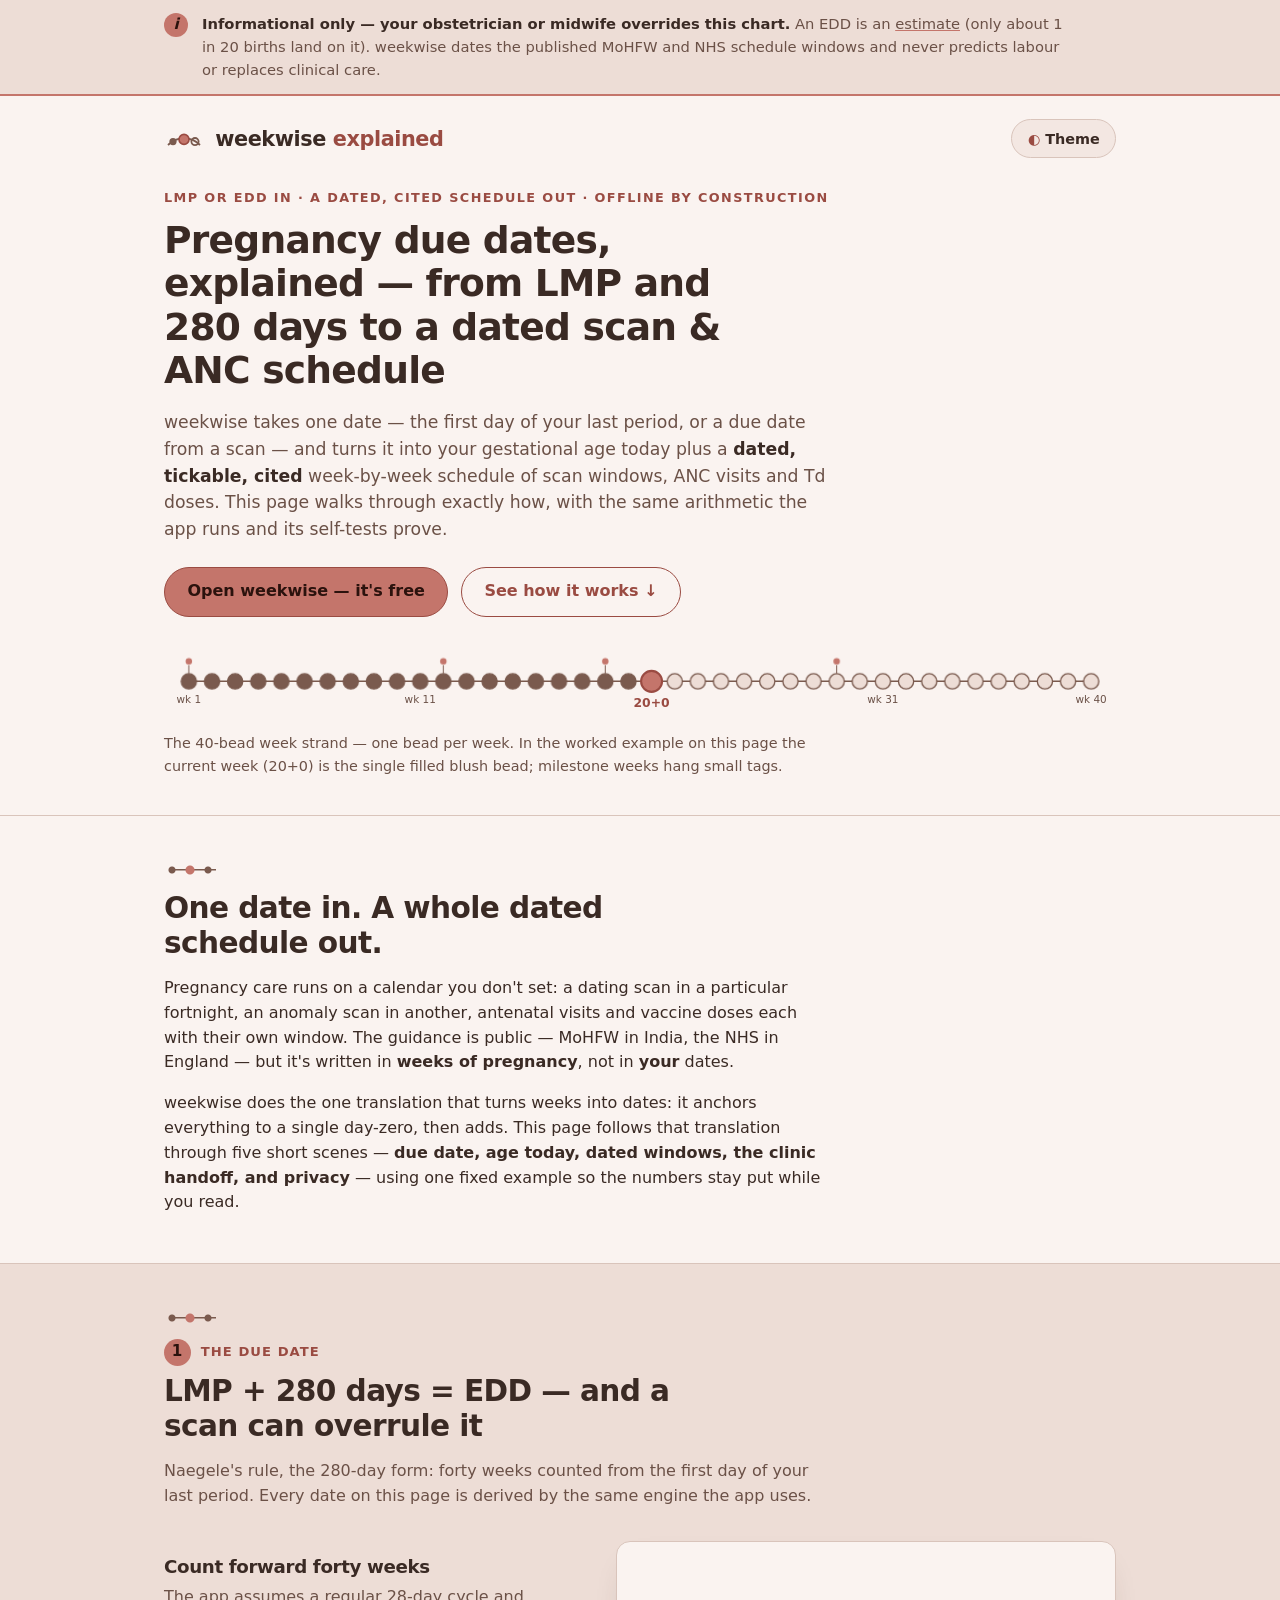
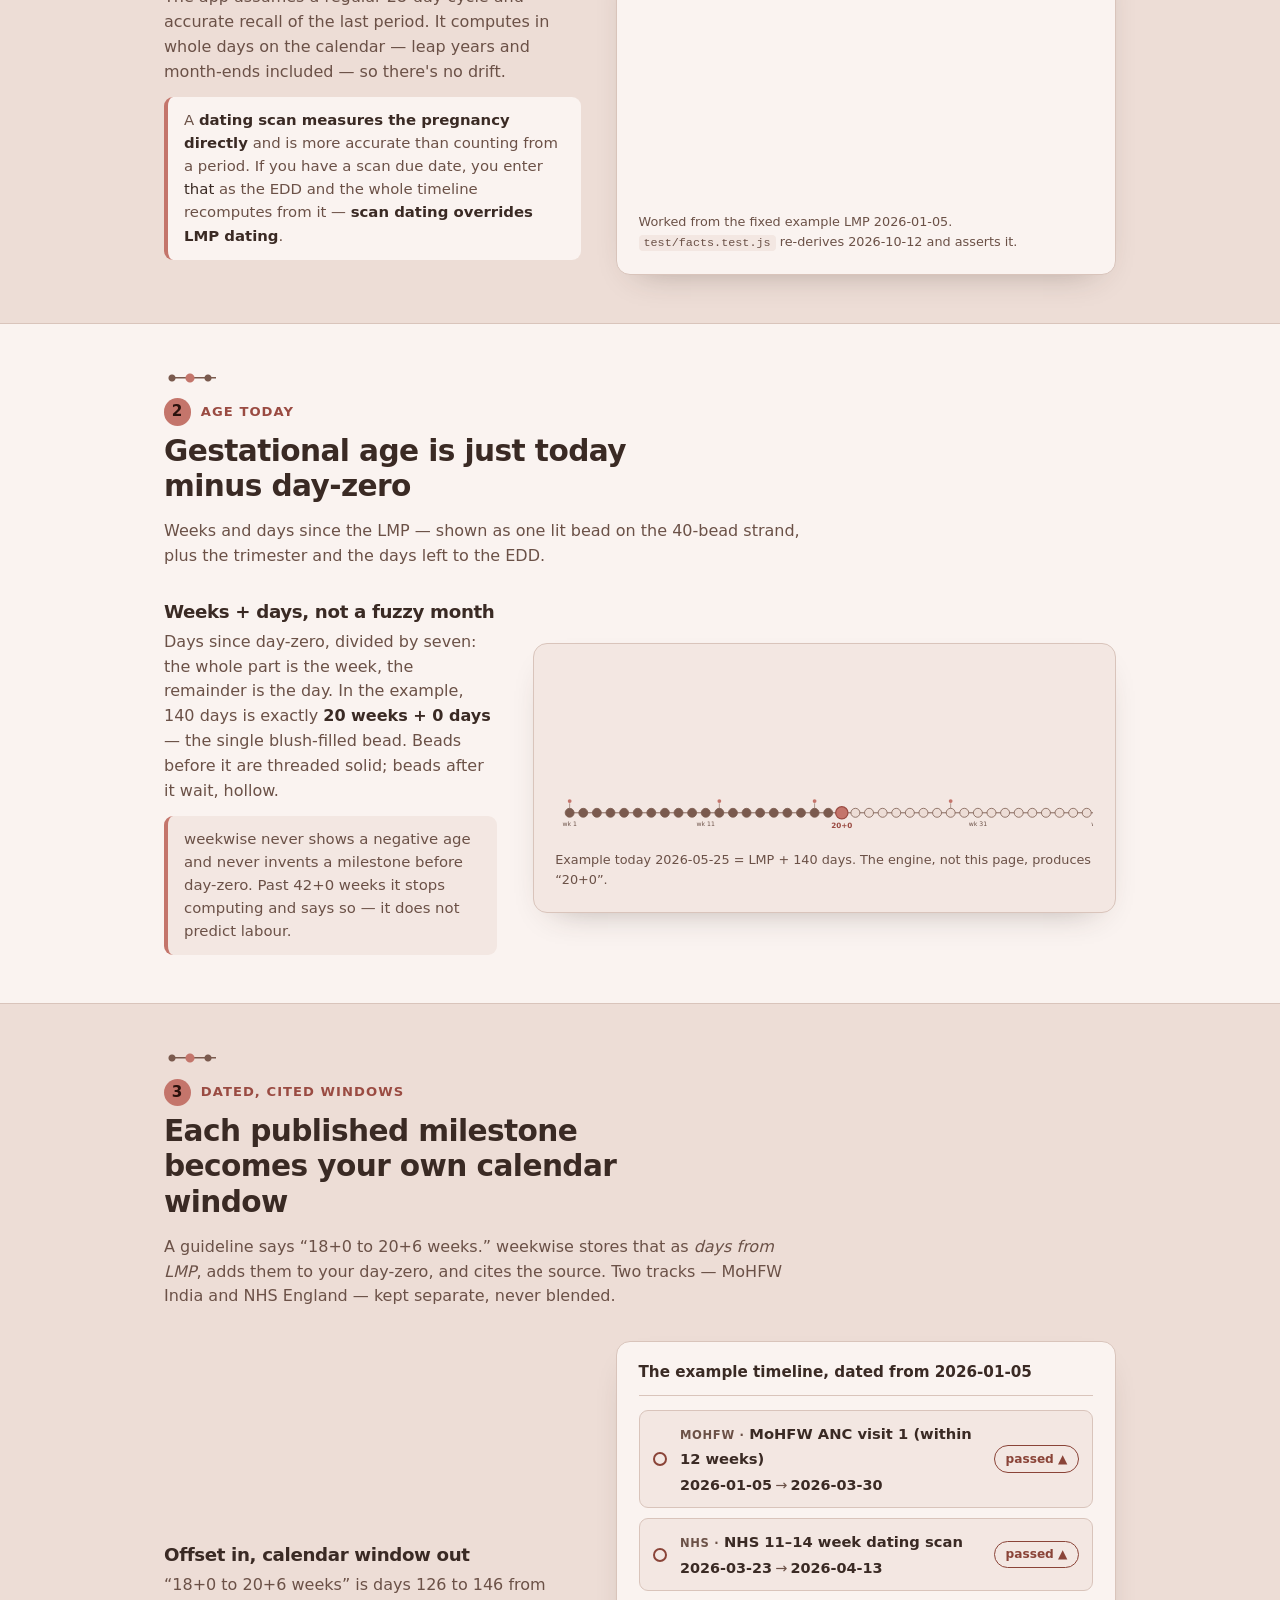
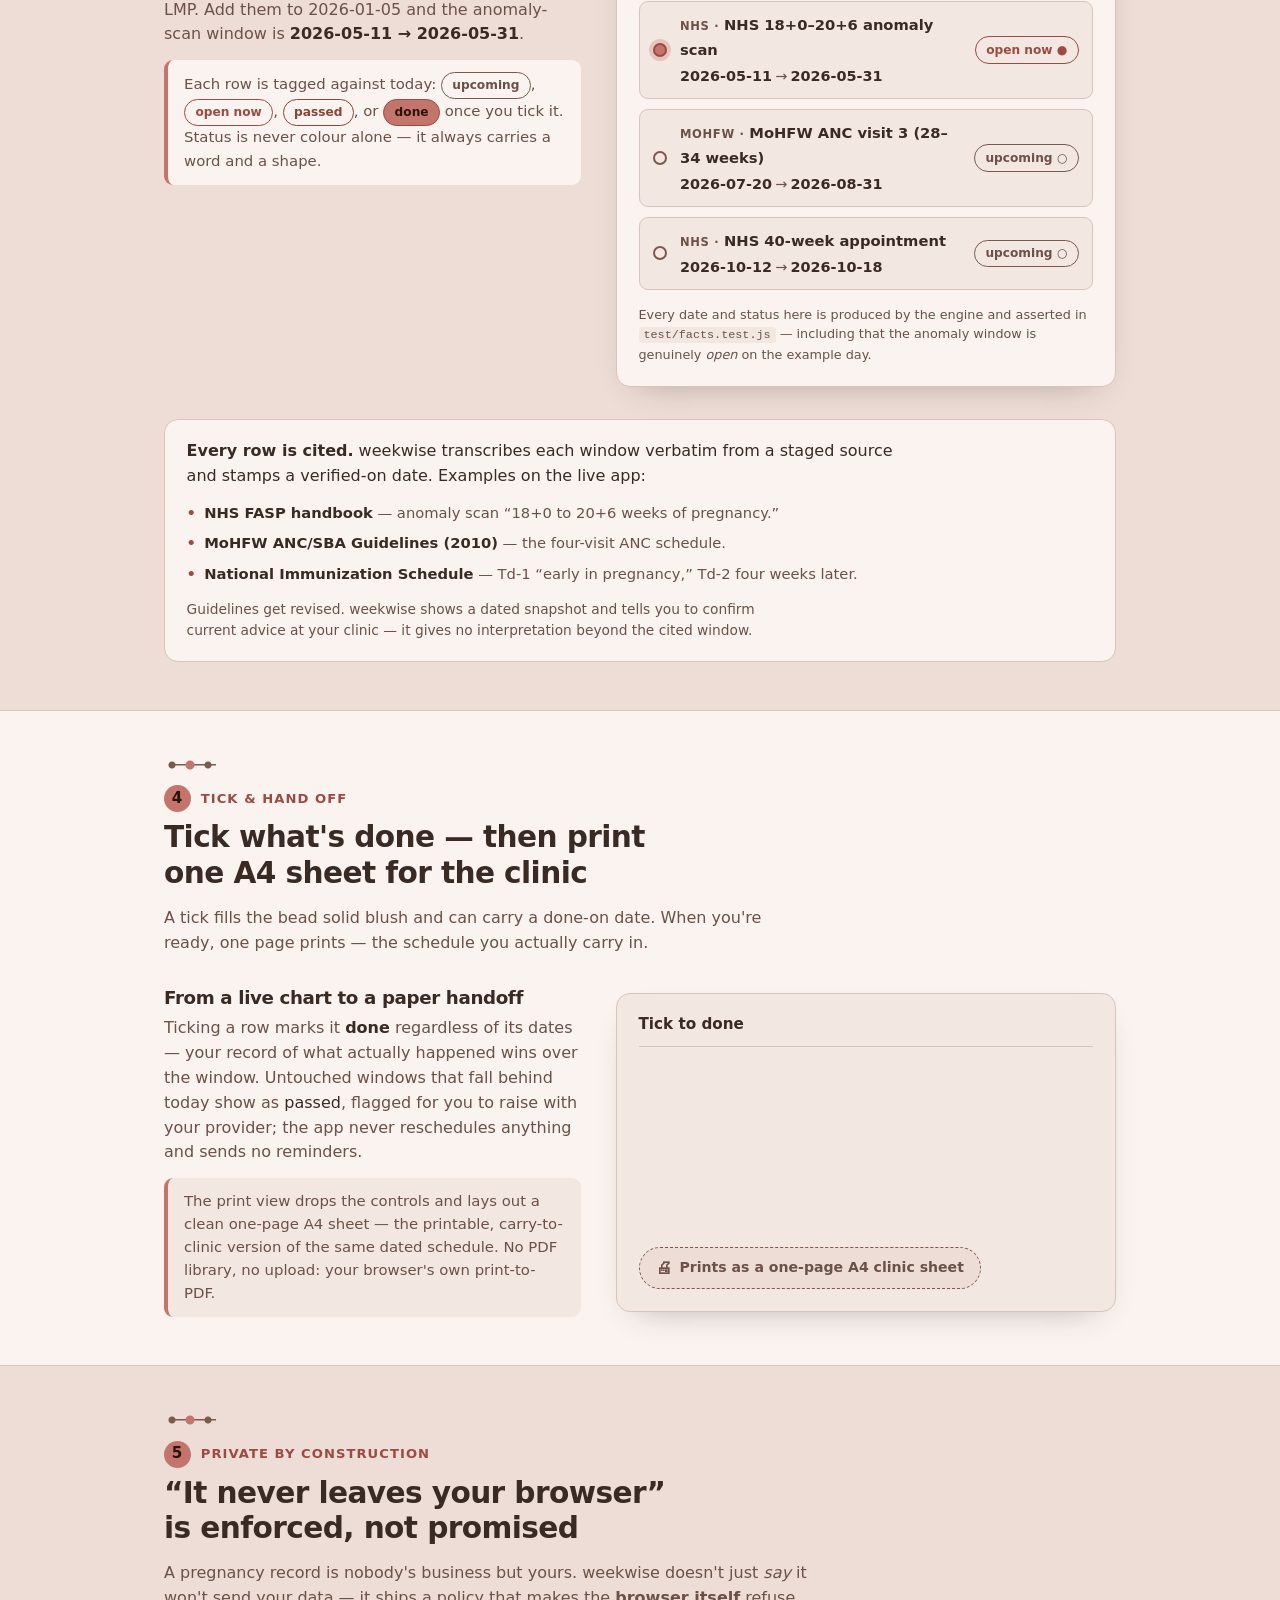
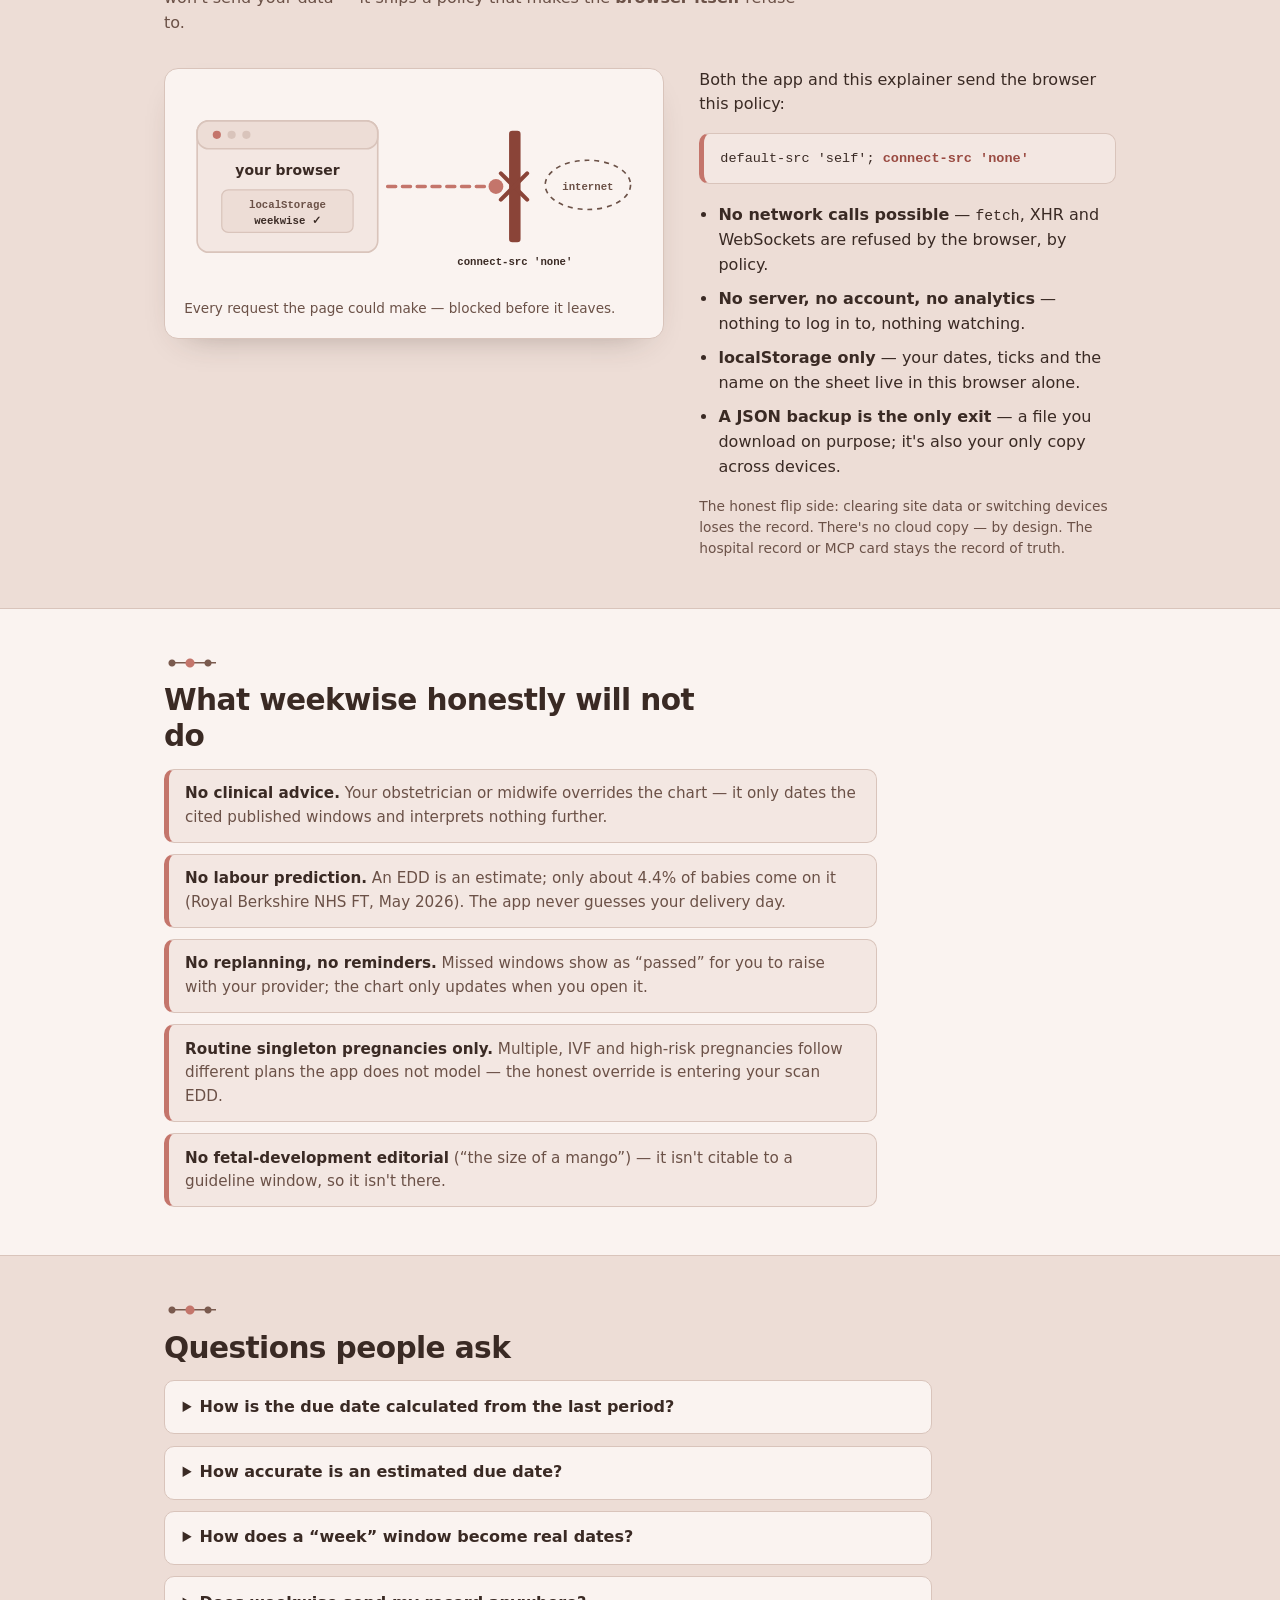
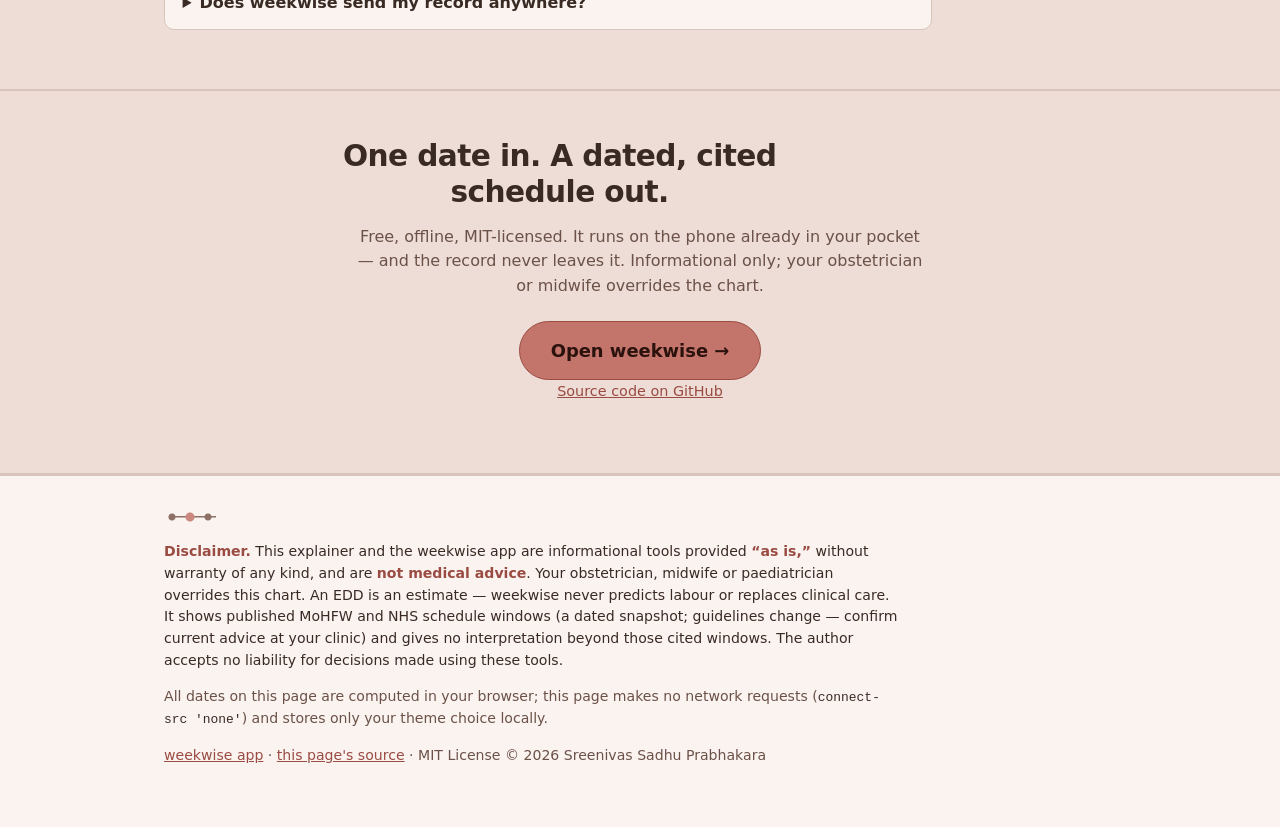
<file: index.html>
<!doctype html>
<html lang="en">
<head>
  <meta charset="utf-8">
  <meta name="viewport" content="width=device-width, initial-scale=1">
  <meta http-equiv="Content-Security-Policy" content="default-src 'self'; connect-src 'none'; img-src 'self' data:; base-uri 'none'; form-action 'none'; frame-ancestors 'none'; object-src 'none'">
  <title>weekwise explained — how the pregnancy due date calculator works, from LMP to a dated scan &amp; ANC schedule</title>
  <meta name="description" content="An animated walkthrough of how weekwise turns your LMP or EDD into a due date, gestational age today, and a dated, cited week-by-week schedule of scan windows, ANC visits and Td doses — all offline in your browser. Informational only; your obstetrician overrides the chart.">
  <meta name="color-scheme" content="light dark">
  <link rel="canonical" href="https://sreenivas-sadhu-prabhakara.github.io/weekwise-explained/">
  <meta name="robots" content="index, follow, max-image-preview:large">
  <meta name="author" content="Sreenivas Sadhu Prabhakara">
  <meta name="keywords" content="how pregnancy due date is calculated, LMP to EDD 280 days, Naegele's rule explained, gestational age calculator explained, anomaly scan window dates, ANC visit schedule India, Td vaccine timing pregnancy, dating scan overrides LMP, offline pregnancy calculator, weekwise">
  <meta name="theme-color" content="#201512" media="(prefers-color-scheme: dark)">
  <meta name="theme-color" content="#FAF3F0" media="(prefers-color-scheme: light)">

  <!-- Open Graph -->
  <meta property="og:type" content="website">
  <meta property="og:site_name" content="weekwise explained">
  <meta property="og:title" content="weekwise explained — how the pregnancy due date calculator works">
  <meta property="og:description" content="From LMP + 280 days to a dated, cited week-by-week schedule of scan windows and ANC visits — an animated walkthrough of the arithmetic, the citations and the enforced privacy. An EDD is an estimate; your obstetrician overrides the chart.">
  <meta property="og:url" content="https://sreenivas-sadhu-prabhakara.github.io/weekwise-explained/">
  <meta property="og:locale" content="en_IN">
  <meta property="og:image" content="https://sreenivas-sadhu-prabhakara.github.io/weekwise-explained/og-image.png">
  <meta property="og:image:width" content="1200">
  <meta property="og:image:height" content="630">
  <meta property="og:image:alt" content="weekwise explained — a 40-bead week strand across a cocoa field with the current week lit in blush">

  <!-- Twitter -->
  <meta name="twitter:card" content="summary_large_image">
  <meta name="twitter:title" content="weekwise explained — how the pregnancy due date calculator works">
  <meta name="twitter:description" content="From LMP + 280 days to a dated, cited week-by-week schedule of scan windows and ANC visits — an animated walkthrough. An EDD is an estimate; your obstetrician overrides the chart.">
  <meta name="twitter:image" content="https://sreenivas-sadhu-prabhakara.github.io/weekwise-explained/og-image.png">
  <meta name="twitter:image:alt" content="weekwise explained — a 40-bead week strand with the current week lit in blush">

  <link rel="stylesheet" href="styles.css">
  <link rel="icon" href="favicon.svg" type="image/svg+xml">
  <link rel="apple-touch-icon" href="apple-touch-icon.png">
  <link rel="manifest" href="manifest.webmanifest">

  <!-- Structured data (data blocks; not executable script) -->
  <script type="application/ld+json">
  {
    "@context": "https://schema.org",
    "@type": "WebApplication",
    "name": "weekwise explained",
    "description": "An animated explainer for weekwise, the free pregnancy due date calculator: how an LMP or EDD becomes a due date, gestational age today, and a dated, tickable, printable week-by-week timeline of published prenatal milestones — scan windows, ANC visits and Td doses — every row cited to MoHFW India or NHS England, and how a strict Content-Security-Policy keeps the record in the reader's own browser.",
    "url": "https://sreenivas-sadhu-prabhakara.github.io/weekwise-explained/",
    "applicationCategory": "HealthApplication",
    "operatingSystem": "Any (modern web browser)",
    "browserRequirements": "Requires a modern web browser with JavaScript enabled.",
    "isAccessibleForFree": true,
    "offers": { "@type": "Offer", "price": "0", "priceCurrency": "INR" },
    "license": "https://opensource.org/licenses/MIT",
    "author": { "@type": "Person", "name": "Sreenivas Sadhu Prabhakara" },
    "softwareVersion": "0.1.0",
    "featureList": [
      "Animated walkthrough of LMP + 280 days → EDD (Naegele's rule)",
      "How a dating-scan EDD overrides LMP dating",
      "Gestational age shown as weeks + days on a 40-bead week strand",
      "How each cited milestone row becomes a real calendar window",
      "Tick-to-done and print-to-clinic handoff, explained",
      "Plain-language explanation of the connect-src 'none' privacy guarantee",
      "Works fully offline; no account, no tracking"
    ]
  }
  </script>
  <script type="application/ld+json">
  {
    "@context": "https://schema.org",
    "@type": "FAQPage",
    "mainEntity": [
      {
        "@type": "Question",
        "name": "How does weekwise calculate a pregnancy due date from the last period?",
        "acceptedAnswer": {
          "@type": "Answer",
          "text": "It uses the 280-day form of Naegele's rule: EDD = the first day of your last menstrual period (LMP) + 280 days (40 weeks). It assumes a regular 28-day cycle and accurate LMP recall. If a dating scan gave a due date, you enter that EDD directly and the whole timeline recomputes from it — scan dating overrides LMP dating."
        }
      },
      {
        "@type": "Question",
        "name": "How accurate is an estimated due date?",
        "acceptedAnswer": {
          "@type": "Answer",
          "text": "An EDD is an estimate, not a prediction. Only about 4.4% of babies arrive on their due date (Royal Berkshire NHS Foundation Trust, May 2026) — fewer than 1 in 20. Pregnancy normally lasts 37 to 42 weeks from the first day of the last period. weekwise never predicts labour, and your obstetrician or midwife overrides the chart."
        }
      },
      {
        "@type": "Question",
        "name": "How does weekwise turn a scan window into real dates?",
        "acceptedAnswer": {
          "@type": "Answer",
          "text": "Each published milestone is stored as a range of days from LMP day 0 — for example the NHS anomaly scan is offered at 18+0 to 20+6 weeks, i.e. days 126 to 146. weekwise adds those offsets to your LMP to get your own calendar window, and marks it upcoming, open, passed or done against today's date. Every row is cited to MoHFW India or NHS England with a verified-on date."
        }
      },
      {
        "@type": "Question",
        "name": "Does weekwise send my pregnancy record anywhere? Does this explainer?",
        "acceptedAnswer": {
          "@type": "Answer",
          "text": "No. Both the app and this page ship a Content-Security-Policy with connect-src 'none', so the browser itself blocks every network request. There is no server, no account and no analytics. Your dates, ticks and name live only in your browser's localStorage; clearing site data erases them. The hospital record or MCP card remains the record of truth."
        }
      }
    ]
  }
  </script>
</head>
<body>
  <a class="skip-link" href="#how">Skip to how it works</a>

  <!-- health-honest banner: always visible, never dismissable-away from the message -->
  <div class="med-note" role="note">
    <div class="med-note__inner">
      <span class="med-note__badge" aria-hidden="true">i</span>
      <p><strong>Informational only — your obstetrician or midwife overrides this chart.</strong>
        An EDD is an <em>estimate</em> (only about 1 in 20 births land on it). weekwise dates the
        published MoHFW and NHS schedule windows and never predicts labour or replaces clinical care.</p>
    </div>
  </div>

  <header class="hero" id="top">
    <div class="hero-inner">
      <div class="topbar">
        <div class="brand">
          <svg class="brand-mark" width="40" height="40" viewBox="0 0 40 40" aria-hidden="true">
            <path d="M4 26 C 13 17, 27 17, 36 26" fill="none" stroke="#7A5A4E" stroke-width="1.8"/>
            <circle cx="9"  cy="22.6" r="3.6" fill="#7A5A4E"/>
            <circle cx="20" cy="20.4" r="5"   fill="#C4756B" stroke="#9A4B42" stroke-width="1.6"/>
            <circle cx="31" cy="22.6" r="3.6" fill="none" stroke="#7A5A4E" stroke-width="1.8"/>
          </svg>
          <span class="brand-name">weekwise <em>explained</em></span>
        </div>
        <button type="button" id="theme-toggle" class="theme-toggle" aria-pressed="false">
          <span class="theme-toggle-icon" aria-hidden="true">◐</span> Theme
        </button>
      </div>

      <p class="eyebrow">LMP or EDD in · a dated, cited schedule out · offline by construction</p>
      <h1>Pregnancy due dates, explained — from LMP and 280 days to a dated scan &amp; ANC schedule</h1>
      <p class="lede">
        weekwise takes one date — the first day of your last period, or a due date from a scan —
        and turns it into your gestational age today plus a <strong>dated, tickable, cited</strong>
        week-by-week schedule of scan windows, ANC visits and Td doses. This page walks through
        exactly how, with the same arithmetic the app runs and its self-tests prove.
      </p>
      <div class="hero-actions">
        <a class="btn btn-primary" href="https://sreenivas-sadhu-prabhakara.github.io/weekwise/">Open weekwise — it's free</a>
        <a class="btn btn-ghost" href="#how">See how it works ↓</a>
      </div>

      <!-- the signature: the 40-bead week strand -->
      <figure class="hero-strand" aria-labelledby="hero-strand-cap">
        <div class="strand-scroll">
          <svg class="strand" id="hero-strand" viewBox="0 0 1000 70" preserveAspectRatio="xMidYMid meet"
               role="img" aria-label="A 40-bead strand, one bead per week of pregnancy on a cocoa thread; week 20 is lit in blush and milestone weeks hang small blush tags."></svg>
        </div>
        <figcaption id="hero-strand-cap" class="strand-cap">
          The 40-bead week strand — one bead per week. In the worked example on this page the
          current week (<span class="num">20+0</span>) is the single filled blush bead; milestone
          weeks hang small tags.
        </figcaption>
      </figure>
    </div>
  </header>

  <main>

    <!-- ============ THE IDEA ============ -->
    <section class="section" id="idea" aria-labelledby="idea-h">
      <div class="section-inner">
        <span class="bead-rule" aria-hidden="true"></span>
        <h2 id="idea-h">One date in. A whole dated schedule out.</h2>
        <div class="prose">
          <p>
            Pregnancy care runs on a calendar you don't set: a dating scan in a particular fortnight,
            an anomaly scan in another, antenatal visits and vaccine doses each with their own window.
            The guidance is public — MoHFW in India, the NHS in England — but it's written in
            <em>weeks of pregnancy</em>, not in <em>your</em> dates.
          </p>
          <p>
            weekwise does the one translation that turns weeks into dates: it anchors everything to a
            single day-zero, then adds. This page follows that translation through five short scenes —
            <strong>due date, age today, dated windows, the clinic handoff, and privacy</strong> —
            using one fixed example so the numbers stay put while you read.
          </p>
        </div>
      </div>
    </section>

    <!-- ============ SCENE 1 — LMP + 280 → EDD ============ -->
    <section class="section section-alt" id="how" aria-labelledby="s1-h">
      <div class="section-inner">
        <span class="bead-rule" aria-hidden="true"></span>
        <p class="kicker"><span class="kicker-num">1</span> The due date</p>
        <h2 id="s1-h">LMP + 280 days = EDD — and a scan can overrule it</h2>
        <p class="section-lede">Naegele's rule, the 280-day form: forty weeks counted from the first
          day of your last period. Every date on this page is derived by the same engine the app uses.</p>

        <article class="scene anim" aria-labelledby="s1-fig-h">
          <div class="scene-copy">
            <h3 id="s1-fig-h">Count forward forty weeks</h3>
            <p>The app assumes a regular 28-day cycle and accurate recall of the last period.
              It computes in whole days on the calendar — leap years and month-ends included —
              so there's no drift.</p>
            <p class="scene-aside">A <strong>dating scan measures the pregnancy directly</strong> and
              is more accurate than counting from a period. If you have a scan due date, you enter
              <em>that</em> as the EDD and the whole timeline recomputes from it —
              <strong>scan dating overrides LMP dating</strong>.</p>
          </div>
          <figure class="scene-fig">
            <div class="edd-calc" aria-hidden="true">
              <div class="edd-term edd-lmp s1">
                <span class="edd-k">LMP · day 0</span>
                <span class="edd-v num">2026-01-05</span>
              </div>
              <div class="edd-op s2"><span class="edd-plus">+</span><span class="edd-days num">280 days</span></div>
              <div class="edd-bar s3" role="presentation">
                <span class="edd-bar-fill"></span>
                <span class="edd-bar-label">40 weeks</span>
              </div>
              <div class="edd-term edd-edd s4">
                <span class="edd-k">EDD · estimated due date</span>
                <span class="edd-v num">2026-10-12</span>
              </div>
              <div class="edd-override s5">
                <span class="edd-override-arrow" aria-hidden="true">⤷</span>
                a dating-scan EDD entered here <strong>overrides</strong> the LMP maths
              </div>
            </div>
            <p class="fig-note">Worked from the fixed example LMP <span class="num">2026-01-05</span>.
              <code>test/facts.test.js</code> re-derives <span class="num">2026-10-12</span> and asserts it.</p>
          </figure>
        </article>
      </div>
    </section>

    <!-- ============ SCENE 2 — GA on the bead strand ============ -->
    <section class="section" id="age" aria-labelledby="s2-h">
      <div class="section-inner">
        <span class="bead-rule" aria-hidden="true"></span>
        <p class="kicker"><span class="kicker-num">2</span> Age today</p>
        <h2 id="s2-h">Gestational age is just today minus day-zero</h2>
        <p class="section-lede">Weeks and days since the LMP — shown as one lit bead on the 40-bead
          strand, plus the trimester and the days left to the EDD.</p>

        <article class="scene scene-wide anim" aria-labelledby="s2-fig-h">
          <div class="scene-copy">
            <h3 id="s2-fig-h">Weeks + days, not a fuzzy month</h3>
            <p>Days since day-zero, divided by seven: the whole part is the week, the remainder is the
              day. In the example, 140 days is exactly <strong>20 weeks + 0 days</strong> — the single
              blush-filled bead. Beads before it are threaded solid; beads after it wait, hollow.</p>
            <p class="scene-aside">weekwise never shows a negative age and never invents a milestone
              before day-zero. Past 42+0 weeks it stops computing and says so — it does not predict labour.</p>
          </div>
          <figure class="scene-fig">
            <div class="ga-readout" aria-hidden="true">
              <div class="ga-stat ga-stat--big r1"><span class="ga-k">Gestational age</span><span class="ga-v num">20+0</span><span class="ga-s">weeks + days</span></div>
              <div class="ga-stat r2"><span class="ga-k">Trimester</span><span class="ga-v">2nd</span><span class="ga-s">weeks 13–27</span></div>
              <div class="ga-stat r3"><span class="ga-k">Days to EDD</span><span class="ga-v num">140</span><span class="ga-s">of 280</span></div>
            </div>
            <div class="strand-scroll strand-scroll--fig">
              <svg class="strand strand--fig" id="scene-strand" viewBox="0 0 1000 64" preserveAspectRatio="xMidYMid meet"
                   role="img" aria-label="The 40-bead strand: beads 1 to 20 are threaded solid, bead 20 is the lit current week in blush, beads 21 to 40 wait hollow."></svg>
            </div>
            <p class="fig-note">Example today <span class="num">2026-05-25</span> = LMP +
              <span class="num">140</span> days. The engine, not this page, produces &ldquo;20+0&rdquo;.</p>
          </figure>
        </article>
      </div>
    </section>

    <!-- ============ SCENE 3 — a row becomes a calendar window ============ -->
    <section class="section section-alt" id="windows" aria-labelledby="s3-h">
      <div class="section-inner">
        <span class="bead-rule" aria-hidden="true"></span>
        <p class="kicker"><span class="kicker-num">3</span> Dated, cited windows</p>
        <h2 id="s3-h">Each published milestone becomes your own calendar window</h2>
        <p class="section-lede">A guideline says &ldquo;18+0 to 20+6 weeks.&rdquo; weekwise stores that as
          <em>days from LMP</em>, adds them to your day-zero, and cites the source. Two tracks —
          MoHFW India and NHS England — kept separate, never blended.</p>

        <article class="scene anim" aria-labelledby="s3-fig-h">
          <div class="scene-copy">
            <h3 id="s3-fig-h">Offset in, calendar window out</h3>
            <p>&ldquo;18+0 to 20+6 weeks&rdquo; is days <span class="num">126</span> to
              <span class="num">146</span> from LMP. Add them to <span class="num">2026-01-05</span> and
              the anomaly-scan window is <strong class="num">2026-05-11 → 2026-05-31</strong>.</p>
            <p class="scene-aside">Each row is tagged against today: <span class="pill pill--upcoming">upcoming</span>,
              <span class="pill pill--open">open now</span>, <span class="pill pill--passed">passed</span>,
              or <span class="pill pill--done">done</span> once you tick it. Status is never colour alone —
              it always carries a word and a shape.</p>
          </div>
          <figure class="scene-fig">
            <figcaption class="fig-title">The example timeline, dated from <span class="num">2026-01-05</span></figcaption>
            <ol class="tl" id="tl-list" aria-label="Worked-example milestone rows with derived dates and status"></ol>
            <p class="fig-note">Every date and status here is produced by the engine and asserted in
              <code>test/facts.test.js</code> — including that the anomaly window is genuinely
              <em>open</em> on the example day.</p>
          </figure>
        </article>

        <div class="cite-strip">
          <p><strong>Every row is cited.</strong> weekwise transcribes each window verbatim from a staged
            source and stamps a verified-on date. Examples on the live app:</p>
          <ul class="cite-list">
            <li><span class="cite-src">NHS FASP handbook</span> — anomaly scan &ldquo;18+0 to 20+6 weeks of pregnancy.&rdquo;</li>
            <li><span class="cite-src">MoHFW ANC/SBA Guidelines (2010)</span> — the four-visit ANC schedule.</li>
            <li><span class="cite-src">National Immunization Schedule</span> — Td-1 &ldquo;early in pregnancy,&rdquo; Td-2 four weeks later.</li>
          </ul>
          <p class="fineprint">Guidelines get revised. weekwise shows a dated snapshot and tells you to
            confirm current advice at your clinic — it gives no interpretation beyond the cited window.</p>
        </div>
      </div>
    </section>

    <!-- ============ SCENE 4 — tick + print handoff ============ -->
    <section class="section" id="handoff" aria-labelledby="s4-h">
      <div class="section-inner">
        <span class="bead-rule" aria-hidden="true"></span>
        <p class="kicker"><span class="kicker-num">4</span> Tick &amp; hand off</p>
        <h2 id="s4-h">Tick what's done — then print one A4 sheet for the clinic</h2>
        <p class="section-lede">A tick fills the bead solid blush and can carry a done-on date. When you're
          ready, one page prints — the schedule you actually carry in.</p>

        <article class="scene anim" aria-labelledby="s4-fig-h">
          <div class="scene-copy">
            <h3 id="s4-fig-h">From a live chart to a paper handoff</h3>
            <p>Ticking a row marks it <strong>done</strong> regardless of its dates — your record of what
              actually happened wins over the window. Untouched windows that fall behind today show as
              <em>passed</em>, flagged for you to raise with your provider; the app never reschedules
              anything and sends no reminders.</p>
            <p class="scene-aside">The print view drops the controls and lays out a clean one-page A4
              sheet — the printable, carry-to-clinic version of the same dated schedule. No PDF library,
              no upload: your browser's own print-to-PDF.</p>
          </div>
          <figure class="scene-fig">
            <figcaption class="fig-title">Tick to done</figcaption>
            <ul class="tick-demo" aria-hidden="true">
              <li class="tick-row td1"><span class="tick-bead"></span><span class="tick-label">NHS dating scan · 11–14w</span><span class="pill pill--done">done ✓</span></li>
              <li class="tick-row td2"><span class="tick-bead tick-bead--open"></span><span class="tick-label">NHS anomaly scan · 18+0–20+6</span><span class="pill pill--open">open now ●</span></li>
              <li class="tick-row td3"><span class="tick-bead tick-bead--hollow"></span><span class="tick-label">MoHFW ANC visit 3 · 28–34w</span><span class="pill pill--upcoming">upcoming ○</span></li>
            </ul>
            <div class="print-chip"><span class="print-ico" aria-hidden="true">🖨</span> Prints as a one-page A4 clinic sheet</div>
          </figure>
        </article>
      </div>
    </section>

    <!-- ============ SCENE 5 — privacy enforced ============ -->
    <section class="section section-alt" id="privacy" aria-labelledby="s5-h">
      <div class="section-inner">
        <span class="bead-rule" aria-hidden="true"></span>
        <p class="kicker"><span class="kicker-num">5</span> Private by construction</p>
        <h2 id="s5-h">&ldquo;It never leaves your browser&rdquo; is enforced, not promised</h2>
        <p class="section-lede">A pregnancy record is nobody's business but yours. weekwise doesn't just
          <em>say</em> it won't send your data — it ships a policy that makes the <strong>browser
          itself</strong> refuse to.</p>

        <div class="privacy-wrap">
          <figure class="privacy-fig anim" aria-labelledby="privacy-fig-cap">
            <svg viewBox="0 0 560 240" role="img" aria-label="Diagram: a request from the weekwise page toward the internet is stopped at a wall labelled connect-src none; the record stays in the browser's local storage.">
              <rect x="16" y="40" width="220" height="160" rx="14" fill="var(--card)" stroke="var(--line)" stroke-width="2"/>
              <rect x="16" y="40" width="220" height="34" rx="14" fill="var(--card-2)" stroke="var(--line)" stroke-width="2"/>
              <circle cx="40" cy="57" r="5" fill="var(--blush)"/>
              <circle cx="58" cy="57" r="5" fill="var(--line)"/>
              <circle cx="76" cy="57" r="5" fill="var(--line)"/>
              <text x="126" y="106" class="svg-label" text-anchor="middle">your browser</text>
              <rect x="46" y="124" width="160" height="52" rx="8" fill="var(--card-2)" stroke="var(--line)" stroke-width="1.5"/>
              <text x="126" y="146" class="svg-small" text-anchor="middle">localStorage</text>
              <text x="126" y="166" class="svg-small svg-strong" text-anchor="middle">weekwise ✓</text>
              <g class="req">
                <line x1="248" y1="120" x2="380" y2="120" stroke="var(--blush)" stroke-width="4" stroke-linecap="round" stroke-dasharray="10 8" class="req-line"/>
                <circle cx="380" cy="120" r="9" fill="var(--blush)" class="req-dot"/>
              </g>
              <rect x="396" y="52" width="14" height="136" rx="4" fill="var(--clay)"/>
              <text x="403" y="216" class="svg-small svg-strong" text-anchor="middle">connect-src 'none'</text>
              <g class="blocked-x">
                <line x1="386" y1="104" x2="418" y2="136" stroke="var(--clay)" stroke-width="5" stroke-linecap="round"/>
                <line x1="418" y1="104" x2="386" y2="136" stroke="var(--clay)" stroke-width="5" stroke-linecap="round"/>
              </g>
              <g class="cloud">
                <ellipse cx="492" cy="118" rx="52" ry="30" fill="none" stroke="var(--ink-soft)" stroke-width="2" stroke-dasharray="6 6"/>
                <text x="492" y="124" class="svg-small" text-anchor="middle">internet</text>
              </g>
            </svg>
            <figcaption id="privacy-fig-cap" class="fig-caption">Every request the page could make — blocked before it leaves.</figcaption>
          </figure>

          <div class="prose">
            <p>Both the app and this explainer send the browser this policy:</p>
            <pre class="csp-block"><code>default-src 'self'; <strong>connect-src 'none'</strong></code></pre>
            <ul class="check-list">
              <li><strong>No network calls possible</strong> — <code>fetch</code>, XHR and WebSockets are refused by the browser, by policy.</li>
              <li><strong>No server, no account, no analytics</strong> — nothing to log in to, nothing watching.</li>
              <li><strong>localStorage only</strong> — your dates, ticks and the name on the sheet live in this browser alone.</li>
              <li><strong>A JSON backup is the only exit</strong> — a file you download on purpose; it's also your only copy across devices.</li>
            </ul>
            <p class="fineprint">The honest flip side: clearing site data or switching devices loses the
              record. There's no cloud copy — by design. The hospital record or MCP card stays the record of truth.</p>
          </div>
        </div>
      </div>
    </section>

    <!-- ============ WHAT IT WILL NOT DO ============ -->
    <section class="section" id="limits" aria-labelledby="limits-h">
      <div class="section-inner">
        <span class="bead-rule" aria-hidden="true"></span>
        <h2 id="limits-h">What weekwise honestly will not do</h2>
        <ul class="limits-list">
          <li><strong>No clinical advice.</strong> Your obstetrician or midwife overrides the chart — it only dates the cited published windows and interprets nothing further.</li>
          <li><strong>No labour prediction.</strong> An EDD is an estimate; only about 4.4% of babies come on it (Royal Berkshire NHS FT, May 2026). The app never guesses your delivery day.</li>
          <li><strong>No replanning, no reminders.</strong> Missed windows show as &ldquo;passed&rdquo; for you to raise with your provider; the chart only updates when you open it.</li>
          <li><strong>Routine singleton pregnancies only.</strong> Multiple, IVF and high-risk pregnancies follow different plans the app does not model — the honest override is entering your scan EDD.</li>
          <li><strong>No fetal-development editorial</strong> (&ldquo;the size of a mango&rdquo;) — it isn't citable to a guideline window, so it isn't there.</li>
        </ul>
      </div>
    </section>

    <!-- ============ FAQ ============ -->
    <section class="section section-alt" id="faq" aria-labelledby="faq-h">
      <div class="section-inner">
        <span class="bead-rule" aria-hidden="true"></span>
        <h2 id="faq-h">Questions people ask</h2>
        <details class="faq-item">
          <summary>How is the due date calculated from the last period?</summary>
          <p>EDD = LMP + 280 days (40 weeks) — the 280-day form of Naegele's rule. It assumes a regular 28-day cycle and accurate LMP recall. A dating-scan EDD is more accurate: enter it directly and the whole timeline recomputes from it.</p>
        </details>
        <details class="faq-item">
          <summary>How accurate is an estimated due date?</summary>
          <p>It's an estimate, not a prediction. Only about 4.4% of babies arrive on their due date (Royal Berkshire NHS FT, May 2026) — fewer than 1 in 20. Pregnancy normally lasts 37 to 42 weeks from the first day of the last period. weekwise never predicts labour.</p>
        </details>
        <details class="faq-item">
          <summary>How does a &ldquo;week&rdquo; window become real dates?</summary>
          <p>Each milestone is stored as days from LMP day-zero (e.g. the anomaly scan is days 126–146 for 18+0–20+6 weeks). weekwise adds those offsets to your LMP and marks the window upcoming, open, passed or done against today. Every row is cited to MoHFW or NHS with a verified-on date.</p>
        </details>
        <details class="faq-item">
          <summary>Does weekwise send my record anywhere?</summary>
          <p>No — and it can't. Both the app and this page set <code>connect-src 'none'</code>, so the browser itself blocks every network request. No server, no account, no analytics; localStorage only, with a JSON backup as the single, deliberate exit.</p>
        </details>
      </div>
    </section>

    <!-- ============ CTA ============ -->
    <section class="section cta-section" id="cta" aria-labelledby="cta-h">
      <div class="section-inner cta-inner">
        <h2 id="cta-h">One date in. A dated, cited schedule out.</h2>
        <p>Free, offline, MIT-licensed. It runs on the phone already in your pocket — and the record
          never leaves it. Informational only; your obstetrician or midwife overrides the chart.</p>
        <a class="btn btn-primary btn-big" href="https://sreenivas-sadhu-prabhakara.github.io/weekwise/">Open weekwise →</a>
        <p class="cta-sub"><a href="https://github.com/Sreenivas-Sadhu-Prabhakara/weekwise">Source code on GitHub</a></p>
      </div>
    </section>
  </main>

  <footer class="site-footer">
    <div class="section-inner">
      <span class="bead-rule bead-rule--foot" aria-hidden="true"></span>
      <p class="disclaimer"><strong>Disclaimer.</strong> This explainer and the weekwise app are
        informational tools provided <strong>&ldquo;as is,&rdquo;</strong> without warranty of any kind,
        and are <strong>not medical advice</strong>. Your obstetrician, midwife or paediatrician overrides
        this chart. An EDD is an estimate — weekwise never predicts labour or replaces clinical care.
        It shows published MoHFW and NHS schedule windows (a dated snapshot; guidelines change — confirm
        current advice at your clinic) and gives no interpretation beyond those cited windows. The author
        accepts no liability for decisions made using these tools.</p>
      <p>All dates on this page are computed in your browser; this page makes no network requests
        (<code>connect-src 'none'</code>) and stores only your theme choice locally.</p>
      <p><a href="https://sreenivas-sadhu-prabhakara.github.io/weekwise/">weekwise app</a> ·
        <a href="https://github.com/Sreenivas-Sadhu-Prabhakara/weekwise-explained">this page's source</a> ·
        MIT License © 2026 Sreenivas Sadhu Prabhakara</p>
    </div>
  </footer>

  <script src="data/facts.js"></script>
  <script src="app.js"></script>
</body>
</html>
</file>
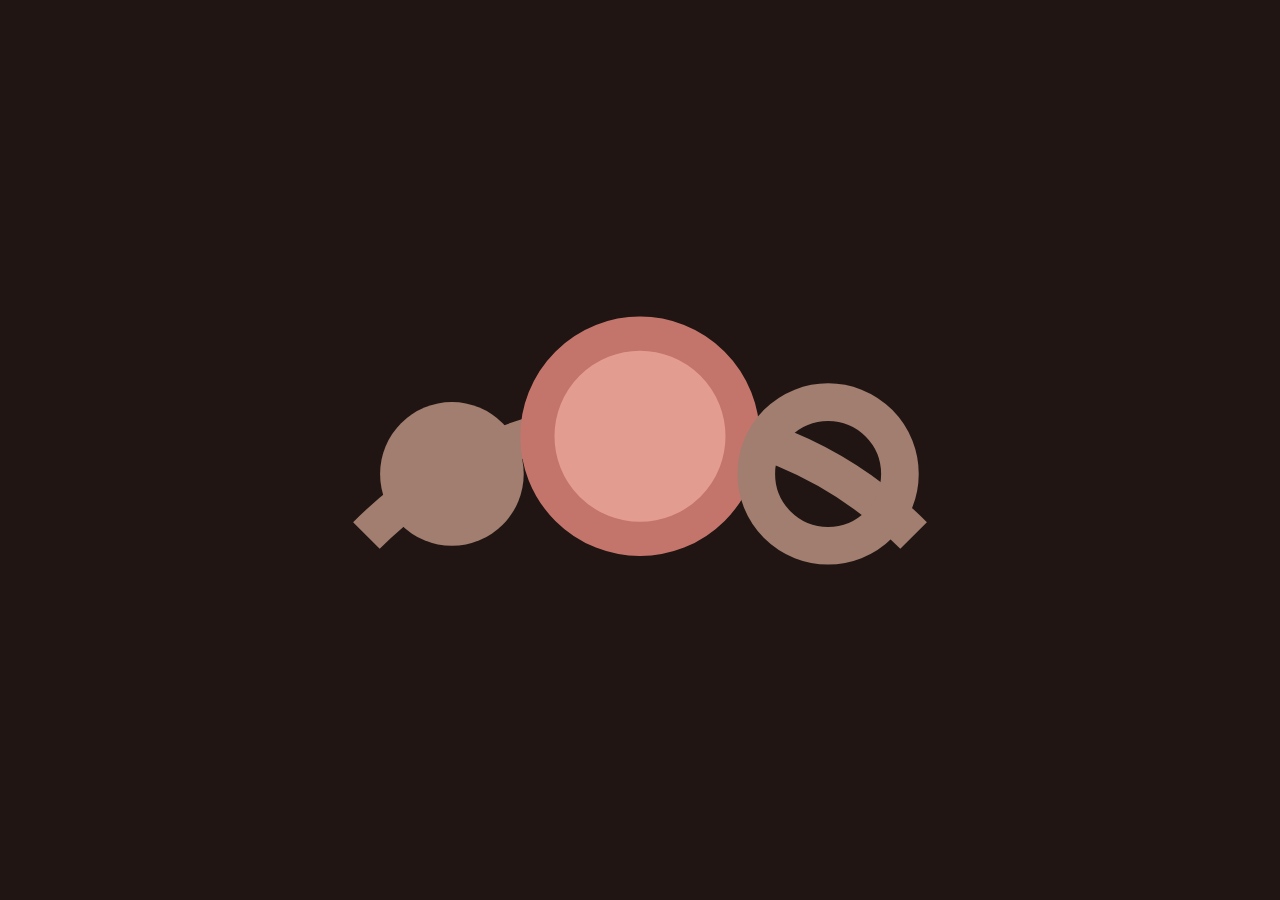
<file: assets/icon.html>
<!doctype html>
<html lang="en">
<head>
<meta charset="utf-8">
<style>
  * { box-sizing: border-box; margin: 0; padding: 0; }
  html, body { width: 100%; height: 100%; overflow: hidden; background: #201512; }
  body { display: grid; place-items: center; }
  /* 12% safe padding per side — the mark fills the middle 76vmin */
  .mark { width: 76vmin; height: 76vmin; display: block; }
</style>
</head>
<body>
  <!-- three beads on a cocoa thread, the centre one blush: the weekwise "week strand" mark -->
  <svg class="mark" viewBox="0 0 40 40" aria-hidden="true">
    <path d="M4 25 C 13 16, 27 16, 36 25" fill="none" stroke="#A17E70" stroke-width="2.2"/>
    <circle cx="9"  cy="21.4" r="4.2" fill="#A17E70"/>
    <circle cx="20" cy="19.2" r="6"   fill="#E39C90" stroke="#C4756B" stroke-width="2"/>
    <circle cx="31" cy="21.4" r="4.2" fill="none" stroke="#A17E70" stroke-width="2.2"/>
  </svg>
</body>
</html>
</file>
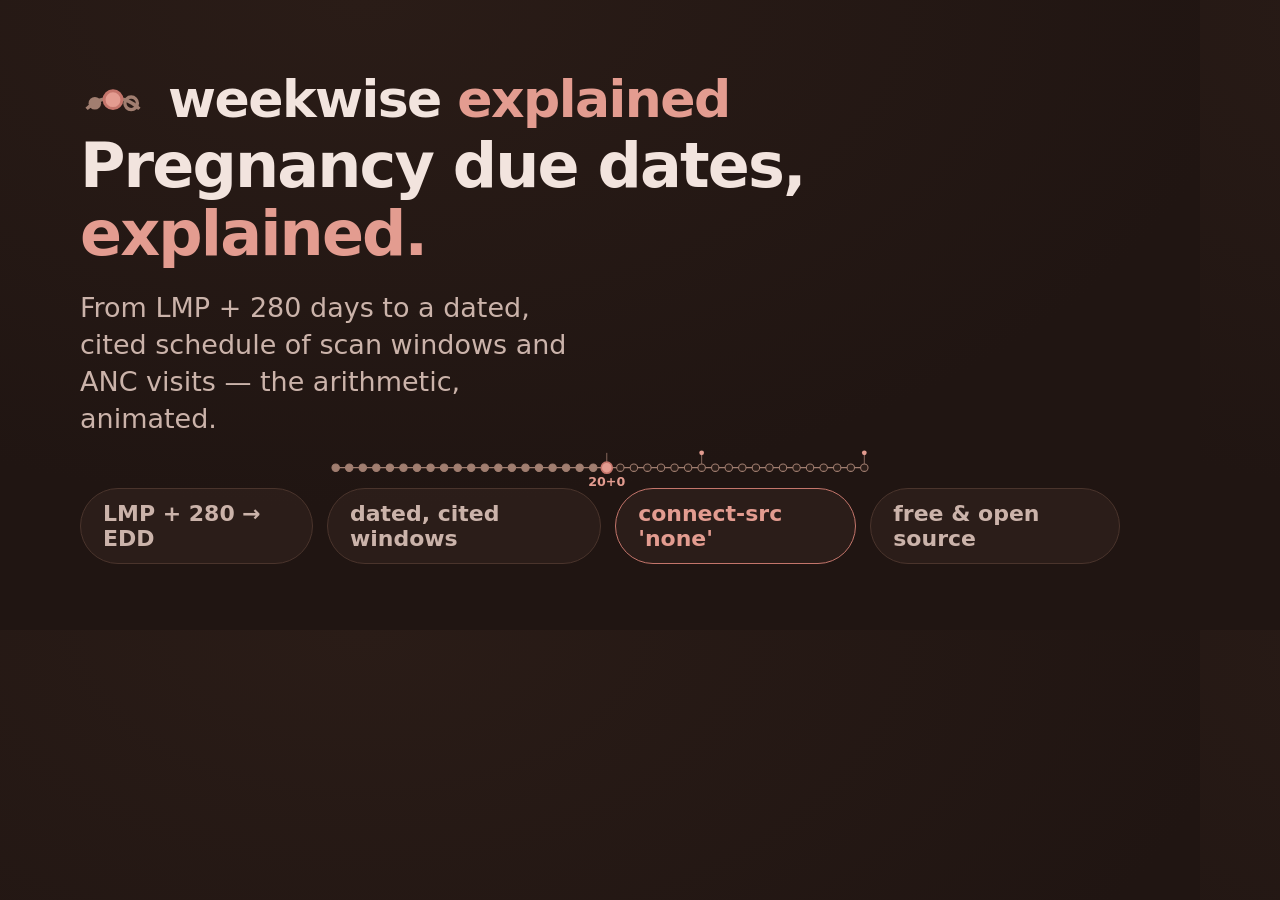
<file: assets/og.html>
<!doctype html>
<html lang="en">
<head>
<meta charset="utf-8">
<style>
  :root {
    --bg: #201512;        /* dark cocoa field */
    --bg2: #2A1C17;
    --card: #2C1E19;
    --line: #4A342C;
    --cream: #F2E4DE;
    --soft: #CBB3AA;
    --blush: #E39C90;
    --blush-mid: #C4756B;
    --thread: #A17E70;
    --sans: system-ui, -apple-system, "Segoe UI", Roboto, "Noto Sans", sans-serif;
  }
  * { box-sizing: border-box; margin: 0; padding: 0; }
  html, body { width: 1200px; height: 630px; overflow: hidden; }
  body {
    position: relative;
    background: radial-gradient(120% 130% at 30% 0%, #2A1C17 0%, #201512 62%);
    font-family: var(--sans);
    color: var(--cream);
    -webkit-font-smoothing: antialiased;
    font-variant-numeric: tabular-nums;
  }
  .frame {
    position: absolute; inset: 0;
    padding: 66px 80px;
    display: flex; flex-direction: column; justify-content: space-between;
  }
  .brand { display: flex; align-items: center; gap: 22px; }
  .brand svg { display: block; }
  .wordmark { font-size: 52px; font-weight: 800; letter-spacing: -0.03em; }
  .wordmark em { font-style: normal; font-weight: 650; color: var(--blush); }

  .headline h1 {
    font-size: 62px; font-weight: 800; letter-spacing: -0.03em; line-height: 1.1;
    max-width: 20ch;
  }
  .headline h1 .hot { color: var(--blush); }
  .headline p {
    margin-top: 22px; font-size: 27px; font-weight: 500; color: var(--soft);
    line-height: 1.36; max-width: 30ch;
  }

  /* the 40-bead week strand crossing the cocoa field */
  .strand { width: 100%; height: 96px; display: block; }
  .strand .thread { stroke: var(--thread); stroke-width: 2.4; fill: none; }
  .strand .bead { fill: #2C1E19; stroke: var(--thread); stroke-width: 2; }
  .strand .bead.past { fill: var(--thread); stroke: var(--thread); }
  .strand .bead.now { fill: var(--blush); stroke: var(--blush-mid); stroke-width: 3; }
  .strand .tag { fill: var(--blush); }
  .strand .tagline { stroke: var(--thread); stroke-width: 1.5; }
  .strand .nowlabel { fill: var(--blush); font: 800 24px var(--sans); }

  .chips { display: flex; gap: 14px; }
  .chip {
    border: 1.6px solid var(--line); background: rgba(54,37,32,0.55);
    border-radius: 999px; padding: 12px 22px;
    font-size: 22px; font-weight: 650; color: var(--soft);
  }
  .chip.hot { border-color: var(--blush-mid); color: var(--blush); }
</style>
</head>
<body>
  <div class="frame">
    <div class="brand">
      <svg width="66" height="66" viewBox="0 0 40 40" aria-hidden="true">
        <path d="M4 26 C 13 17, 27 17, 36 26" fill="none" stroke="#A17E70" stroke-width="2"/>
        <circle cx="9"  cy="22.6" r="3.8" fill="#A17E70"/>
        <circle cx="20" cy="20.4" r="5.4" fill="#E39C90" stroke="#C4756B" stroke-width="1.8"/>
        <circle cx="31" cy="22.6" r="3.8" fill="none" stroke="#A17E70" stroke-width="2"/>
      </svg>
      <span class="wordmark">weekwise <em>explained</em></span>
    </div>

    <div class="headline">
      <h1>Pregnancy due dates,<br><span class="hot">explained.</span></h1>
      <p>From LMP + 280 days to a dated, cited schedule of scan windows and ANC visits — the arithmetic, animated.</p>
    </div>

    <!-- the strand: 40 beads, week 20 lit; milestone weeks tagged -->
    <svg class="strand" viewBox="0 0 1040 96" preserveAspectRatio="xMidYMid meet" aria-hidden="true">
      <!-- thread -->
      <path class="thread" d="M20 58 H1020"/>
      <!-- beads generated inline; step = 1000/39 ≈ 25.64 -->
      <!-- past beads 0..19 -->
      <g>
        <circle class="bead past" cx="20" cy="58" r="7"/>
        <circle class="bead past" cx="45.6" cy="58" r="7"/>
        <circle class="bead past" cx="71.3" cy="58" r="7"/>
        <circle class="bead past" cx="96.9" cy="58" r="7"/>
        <circle class="bead past" cx="122.6" cy="58" r="7"/>
        <circle class="bead past" cx="148.2" cy="58" r="7"/>
        <circle class="bead past" cx="173.8" cy="58" r="7"/>
        <circle class="bead past" cx="199.5" cy="58" r="7"/>
        <circle class="bead past" cx="225.1" cy="58" r="7"/>
        <circle class="bead past" cx="250.8" cy="58" r="7"/>
        <circle class="bead past" cx="276.4" cy="58" r="7"/>
        <circle class="bead past" cx="302.1" cy="58" r="7"/>
        <circle class="bead past" cx="327.7" cy="58" r="7"/>
        <circle class="bead past" cx="353.3" cy="58" r="7"/>
        <circle class="bead past" cx="379" cy="58" r="7"/>
        <circle class="bead past" cx="404.6" cy="58" r="7"/>
        <circle class="bead past" cx="430.3" cy="58" r="7"/>
        <circle class="bead past" cx="455.9" cy="58" r="7"/>
        <circle class="bead past" cx="481.5" cy="58" r="7"/>
        <circle class="bead past" cx="507.2" cy="58" r="7"/>
      </g>
      <!-- NOW bead: week 20 (index 20) at x = 20 + 20*25.64 = 532.8 -->
      <line class="tagline" x1="532.8" y1="51" x2="532.8" y2="30"/>
      <circle class="bead now" cx="532.8" cy="58" r="10.5"/>
      <text class="nowlabel" x="532.8" y="92" text-anchor="middle">20+0</text>
      <!-- upcoming beads 21..39, with milestone tags at 28 and 40 -->
      <g>
        <circle class="bead" cx="558.5" cy="58" r="7"/>
        <circle class="bead" cx="584.1" cy="58" r="7"/>
        <circle class="bead" cx="609.7" cy="58" r="7"/>
        <circle class="bead" cx="635.4" cy="58" r="7"/>
        <circle class="bead" cx="661" cy="58" r="7"/>
        <circle class="bead" cx="686.7" cy="58" r="7"/>
        <!-- week 28 (index 27) milestone tag: ANC-3 -->
        <line class="tagline" x1="712.3" y1="51" x2="712.3" y2="34"/>
        <circle class="tag" cx="712.3" cy="30" r="4.5"/>
        <circle class="bead" cx="712.3" cy="58" r="7"/>
        <circle class="bead" cx="738" cy="58" r="7"/>
        <circle class="bead" cx="763.6" cy="58" r="7"/>
        <circle class="bead" cx="789.2" cy="58" r="7"/>
        <circle class="bead" cx="814.9" cy="58" r="7"/>
        <circle class="bead" cx="840.5" cy="58" r="7"/>
        <circle class="bead" cx="866.2" cy="58" r="7"/>
        <circle class="bead" cx="891.8" cy="58" r="7"/>
        <circle class="bead" cx="917.4" cy="58" r="7"/>
        <circle class="bead" cx="943.1" cy="58" r="7"/>
        <circle class="bead" cx="968.7" cy="58" r="7"/>
        <circle class="bead" cx="994.4" cy="58" r="7"/>
        <!-- week 40 (index 39) milestone tag: 40-week appt -->
        <line class="tagline" x1="1020" y1="51" x2="1020" y2="34"/>
        <circle class="tag" cx="1020" cy="30" r="4.5"/>
        <circle class="bead" cx="1020" cy="58" r="7"/>
      </g>
    </svg>

    <div class="chips">
      <span class="chip">LMP + 280 → EDD</span>
      <span class="chip">dated, cited windows</span>
      <span class="chip hot">connect-src 'none'</span>
      <span class="chip">free &amp; open source</span>
    </div>
  </div>
</body>
</html>
</file>
<file: styles.css>
/* ============================================================
   weekwise explained — cocoa + rose-blush, the 40-bead week strand.
   Same identity as the weekwise app: system sans only, tabular figures,
   hierarchy by weight, NO serif display, NO red/green alarm colours.
   Light default; dark via prefers-color-scheme AND an explicit toggle.
   All animation is CSS; prefers-reduced-motion collapses to the final
   legible state. Every token pair verified WCAG-AA in both schemes.
   ============================================================ */

:root {
  --bg:        #FAF3F0;  /* blush paper */
  --ink:       #3A2A24;  /* cocoa ink */
  --ink-soft:  #6B5147;
  --card:      #F3E7E2;  /* cocoa-milk */
  --card-2:    #EDDDD6;
  --line:      #D9C4BB;
  --blush:     #C4756B;  /* beads / large fills */
  --blush-deep:#9A4B42;  /* text-level accent (AA on bg + cards) */
  --clay:      #8A4438;  /* passed */
  --thread:    #7A5A4E;  /* strand thread */
  --focus:     #9A4B42;
  --on-blush:  #2B120D;  /* text on a blush fill (AA both schemes) */

  --sans: system-ui, -apple-system, "Segoe UI", Roboto, "Noto Sans", sans-serif;
  --mono: ui-monospace, "SF Mono", Menlo, Consolas, monospace;
  --radius: 14px;
  --radius-sm: 9px;
  --wrap: 62rem;
  --shadow: 0 14px 34px -22px rgba(58, 42, 36, 0.45);
}

/* explicit dark toggle */
[data-theme="dark"] {
  --bg:        #201512;  /* dark cocoa */
  --ink:       #F2E4DE;  /* blush-cream */
  --ink-soft:  #CBB3AA;
  --card:      #2C1E19;
  --card-2:    #362520;
  --line:      #4A342C;
  --blush:     #E39C90;  /* lifted blush */
  --blush-deep:#E39C90;
  --clay:      #E0A79A;
  --thread:    #A17E70;
  --focus:     #E39C90;
  --shadow: 0 14px 34px -22px rgba(0, 0, 0, 0.7);
}

/* system dark preference, when no explicit toggle has been set */
@media (prefers-color-scheme: dark) {
  :root:not([data-theme="light"]):not([data-theme="dark"]) {
    --bg:        #201512;
    --ink:       #F2E4DE;
    --ink-soft:  #CBB3AA;
    --card:      #2C1E19;
    --card-2:    #362520;
    --line:      #4A342C;
    --blush:     #E39C90;
    --blush-deep:#E39C90;
    --clay:      #E0A79A;
    --thread:    #A17E70;
    --focus:     #E39C90;
    --shadow: 0 14px 34px -22px rgba(0, 0, 0, 0.7);
  }
}

* { box-sizing: border-box; }
html { -webkit-text-size-adjust: 100%; scroll-behavior: smooth; }

body {
  margin: 0;
  background: var(--bg);
  color: var(--ink);
  font-family: var(--sans);
  font-size: 16px;
  line-height: 1.55;
  -webkit-font-smoothing: antialiased;
}

h1, h2, h3 { margin: 0; font-weight: 800; line-height: 1.16; letter-spacing: -0.02em; }
p { margin: 0; }
a { color: var(--blush-deep); }
a:hover { text-decoration-thickness: 2px; }

.num, time, .edd-v, .ga-v, .strand text, code { font-variant-numeric: tabular-nums; }
code, pre { font-family: var(--mono); font-size: 0.92em; }

:focus-visible {
  outline: 3px solid var(--focus);
  outline-offset: 2px;
  border-radius: 4px;
}

/* ---------- skip link ---------- */
.skip-link {
  position: absolute; left: -9999px; top: 0;
  background: var(--ink); color: var(--bg);
  padding: 10px 16px; border-radius: 0 0 8px 0; z-index: 60;
}
.skip-link:focus { left: 0; }

/* ---------- health-honest note (always on) ---------- */
.med-note {
  background: var(--card-2);
  border-bottom: 2px solid var(--blush);
}
.med-note__inner {
  max-width: var(--wrap); margin: 0 auto;
  display: flex; gap: 14px; align-items: flex-start;
  padding: 13px 20px;
}
.med-note__badge {
  flex: none; width: 24px; height: 24px; border-radius: 50%;
  display: grid; place-items: center;
  background: var(--blush); color: var(--on-blush);
  font-weight: 800; font-style: italic; font-size: 0.95rem;
}
.med-note p { font-size: 0.92rem; color: var(--ink-soft); max-width: 92ch; }
.med-note strong { color: var(--ink); }
.med-note em { font-style: normal; text-decoration: underline; text-decoration-color: var(--blush); }

/* ---------- hero ---------- */
.hero { border-bottom: 1px solid var(--line); }
.hero-inner { max-width: var(--wrap); margin: 0 auto; padding: 1.4rem 1.25rem 2.4rem; }
.topbar { display: flex; align-items: center; justify-content: space-between; gap: 1rem; margin-bottom: 1.8rem; }
.brand { display: flex; align-items: center; gap: 0.7rem; }
.brand-mark { display: block; }
.brand-name { font-size: 1.3rem; font-weight: 800; letter-spacing: -0.02em; }
.brand-name em { font-style: normal; font-weight: 650; color: var(--blush-deep); }

.theme-toggle {
  font: inherit; font-weight: 650; font-size: 0.9rem;
  color: var(--ink); background: var(--card);
  border: 1.5px solid var(--line); border-radius: 999px;
  padding: 0.45rem 0.95rem; cursor: pointer;
}
.theme-toggle:hover { border-color: var(--blush-deep); }
.theme-toggle-icon { color: var(--blush-deep); }

.eyebrow {
  font-size: 0.8rem; font-weight: 700; letter-spacing: 0.11em;
  text-transform: uppercase; color: var(--blush-deep);
}
.hero h1 {
  margin-top: 0.7rem;
  font-size: clamp(1.55rem, 3.6vw, 2.35rem);
  max-width: 24ch;
}
.lede { margin-top: 1rem; font-size: 1.08rem; color: var(--ink-soft); max-width: 62ch; }
.lede strong { color: var(--ink); }

.hero-actions { display: flex; flex-wrap: wrap; gap: 0.8rem; margin-top: 1.5rem; }

.btn {
  display: inline-block; font-weight: 700; font-size: 1rem; text-decoration: none;
  border-radius: 999px; padding: 0.72rem 1.4rem; border: 1.5px solid transparent;
}
.btn-primary { background: var(--blush); color: var(--on-blush); border-color: var(--blush-deep); }
.btn-primary:hover { filter: brightness(1.04); }
.btn-ghost { border-color: var(--blush-deep); color: var(--blush-deep); background: transparent; }
.btn-ghost:hover { background: var(--card); }
.btn-big { font-size: 1.12rem; padding: 0.92rem 1.9rem; }

/* ---------- the week strand ---------- */
.hero-strand { margin: 2rem 0 0; }
.strand-scroll { overflow-x: auto; padding-bottom: 4px; }
.strand { display: block; min-width: 640px; width: 100%; height: auto; }
.strand-scroll--fig { margin-top: 1rem; }
.strand--fig { min-width: 560px; }
.strand .thread { stroke: var(--thread); stroke-width: 1.6; fill: none; }
.strand .bead { fill: var(--card-2); stroke: var(--thread); stroke-width: 1.4; }
.strand .bead--past { fill: var(--thread); stroke: var(--thread); }
.strand .bead--now { fill: var(--blush); stroke: var(--blush-deep); stroke-width: 2.2; }
.strand .tag { fill: var(--blush); }
.strand .tag-line { stroke: var(--thread); stroke-width: 1; }
.strand text { font-family: var(--sans); font-size: 11px; fill: var(--ink-soft); }
.strand .now-label { font-weight: 800; fill: var(--blush-deep); font-size: 13px; }
.strand-cap { margin-top: 0.8rem; font-size: 0.9rem; color: var(--ink-soft); max-width: 72ch; }

/* strand entrance: beads pop in sequence, the "now" bead pulses once */
.js .strand .bead { transform-box: fill-box; transform-origin: center; }
.js .strand.in .bead { animation: beadPop 0.5s cubic-bezier(0.22, 0.9, 0.3, 1) both; }
.js .strand.in .bead--now { animation: beadPop 0.5s cubic-bezier(0.22, 0.9, 0.3, 1) both, nowPulse 2.6s ease-in-out 0.7s 2; }
.js .strand.in .tag, .js .strand.in .tag-line, .js .strand.in .now-label { animation: fadeIn 0.5s ease-out both; animation-delay: 0.9s; }
@keyframes beadPop { from { transform: scale(0); opacity: 0; } to { transform: scale(1); opacity: 1; } }
@keyframes nowPulse { 0%, 100% { filter: none; } 50% { filter: drop-shadow(0 0 6px var(--blush)); } }
@keyframes fadeIn { from { opacity: 0; } to { opacity: 1; } }

/* ---------- sections ---------- */
.section { padding: 3rem 0; }
.section-alt { background: var(--card-2); border-block: 1px solid var(--line); }
.section-inner { max-width: var(--wrap); margin: 0 auto; padding: 0 1.25rem; }
h2 { font-size: clamp(1.32rem, 2.7vw, 1.85rem); line-height: 1.2; margin: 0 0 0.9rem; max-width: 26ch; }
h3 { font-size: 1.14rem; margin: 0 0 0.5rem; font-weight: 750; }
.section-lede { color: var(--ink-soft); max-width: 64ch; margin: 0 0 2rem; }
.prose { max-width: 66ch; }
.prose p { margin: 0 0 1rem; }
.prose p:last-child { margin-bottom: 0; }
.prose em { font-style: normal; color: var(--ink); font-weight: 600; }

/* the bead-rule divider — three beads on a short thread */
.bead-rule {
  display: block; height: 12px; width: 120px; margin-bottom: 0.9rem;
  background-image:
    radial-gradient(circle at 8px 6px, var(--thread) 3px, transparent 4px),
    radial-gradient(circle at 26px 6px, var(--blush) 4px, transparent 5px),
    radial-gradient(circle at 44px 6px, var(--thread) 3px, transparent 4px),
    linear-gradient(var(--thread), var(--thread));
  background-size: auto, auto, auto, 44px 1.5px;
  background-position: 0 0, 0 0, 0 0, 8px 5px;
  background-repeat: no-repeat;
}
.bead-rule--foot { margin-bottom: 1.1rem; opacity: 0.85; }

.kicker {
  font-size: 0.82rem; font-weight: 750; text-transform: uppercase; letter-spacing: 0.08em;
  color: var(--blush-deep); display: flex; align-items: center; gap: 0.6rem; margin: 0 0 0.5rem;
}
.kicker-num {
  display: inline-grid; place-items: center; width: 1.7rem; height: 1.7rem; border-radius: 50%;
  background: var(--blush); color: var(--on-blush); font-size: 0.95rem; font-variant-numeric: tabular-nums;
}

/* ---------- scenes (the animated walkthrough) ---------- */
.scene {
  display: grid; grid-template-columns: minmax(0, 5fr) minmax(0, 6fr);
  gap: 2.2rem; align-items: center; margin-top: 0.5rem;
}
.scene-wide { grid-template-columns: minmax(0, 4fr) minmax(0, 7fr); }
.scene-copy p { margin: 0 0 0.8rem; color: var(--ink-soft); max-width: 52ch; }
.scene-copy p:last-child { margin-bottom: 0; }
.scene-copy strong, .scene-copy em { color: var(--ink); font-style: normal; }
.scene-aside {
  background: var(--card); border-left: 4px solid var(--blush);
  border-radius: var(--radius-sm); padding: 0.75rem 1rem; font-size: 0.93rem;
}
.section-alt .scene-aside { background: var(--bg); }

.scene-fig {
  margin: 0; background: var(--card); border: 1.5px solid var(--line);
  border-radius: var(--radius); padding: 1.2rem 1.35rem 1.35rem; box-shadow: var(--shadow);
}
.section-alt .scene-fig { background: var(--bg); }
.fig-title {
  font-weight: 750; font-size: 0.95rem; margin-bottom: 0.9rem; color: var(--ink);
  padding-bottom: 0.6rem; border-bottom: 1px solid var(--line);
}
.fig-note { margin-top: 0.9rem; font-size: 0.8rem; color: var(--ink-soft); }
.fig-note code { background: var(--card-2); padding: 1px 5px; border-radius: 4px; }
.section-alt .fig-note code { background: var(--card); }

/* stagger util: children s1..s5 fade/slide up when the scene enters */
.js .anim .s1, .js .anim .s2, .js .anim .s3, .js .anim .s4, .js .anim .s5,
.js .anim .r1, .js .anim .r2, .js .anim .r3 { opacity: 0; }
.js .anim.in .s1, .js .anim.in .s2, .js .anim.in .s3, .js .anim.in .s4, .js .anim.in .s5,
.js .anim.in .r1, .js .anim.in .r2, .js .anim.in .r3 { animation: fadeUp 0.55s ease-out both; }
.js .anim.in .s1, .js .anim.in .r1 { animation-delay: 0.05s; }
.js .anim.in .s2, .js .anim.in .r2 { animation-delay: 0.2s; }
.js .anim.in .s3, .js .anim.in .r3 { animation-delay: 0.35s; }
.js .anim.in .s4 { animation-delay: 0.5s; }
.js .anim.in .s5 { animation-delay: 0.68s; }
@keyframes fadeUp { from { opacity: 0; transform: translateY(14px); } to { opacity: 1; transform: none; } }

/* ---------- scene 1: EDD calc ---------- */
.edd-calc { display: grid; gap: 0.7rem; }
.edd-term {
  display: flex; justify-content: space-between; align-items: baseline; gap: 1rem;
  background: var(--card-2); border-radius: var(--radius-sm); padding: 0.75rem 1rem;
}
.section-alt .edd-term { background: var(--card); }
.edd-edd { background: var(--blush); border: 1.5px solid var(--blush-deep); }
.edd-edd .edd-k, .edd-edd .edd-v { color: var(--on-blush); }
.edd-k { font-size: 0.82rem; font-weight: 700; color: var(--ink-soft); text-transform: uppercase; letter-spacing: 0.05em; }
.edd-v { font-size: 1.3rem; font-weight: 800; }
.edd-op { display: flex; align-items: center; gap: 0.6rem; padding-left: 1rem; color: var(--ink-soft); }
.edd-plus { font-size: 1.4rem; font-weight: 800; color: var(--blush-deep); }
.edd-days { font-size: 1.05rem; font-weight: 700; }
.edd-bar { position: relative; height: 1.1rem; border-radius: 6px; background: var(--card-2); overflow: hidden; }
.section-alt .edd-bar { background: var(--card); }
.edd-bar-fill {
  position: absolute; inset: 0 0 0 0; border-radius: 6px; transform-origin: left center;
  background: repeating-linear-gradient(135deg, var(--blush) 0 9px, var(--blush-deep) 9px 18px);
}
.edd-bar-label {
  position: absolute; inset: 0; display: grid; place-items: center;
  font-size: 0.78rem; font-weight: 800; color: var(--on-blush); letter-spacing: 0.04em;
}
.js .anim.in .s3 .edd-bar-fill { animation: growBar 0.9s cubic-bezier(0.22, 0.9, 0.3, 1) both; animation-delay: 0.35s; }
@keyframes growBar { from { transform: scaleX(0); } to { transform: scaleX(1); } }
.edd-override { font-size: 0.9rem; color: var(--ink-soft); padding: 0.2rem 0.2rem 0; }
.edd-override strong { color: var(--blush-deep); }
.edd-override-arrow { color: var(--blush-deep); font-weight: 800; margin-right: 0.3rem; }

/* ---------- scene 2: GA readout ---------- */
.ga-readout { display: grid; gap: 0.8rem; grid-template-columns: repeat(auto-fit, minmax(9rem, 1fr)); }
.ga-stat { background: var(--card-2); border-radius: var(--radius-sm); padding: 0.8rem 0.95rem; }
.section-alt .ga-stat { background: var(--card); }
.ga-stat--big { grid-column: span 1; }
.ga-k { display: block; font-size: 0.74rem; font-weight: 700; letter-spacing: 0.06em; text-transform: uppercase; color: var(--ink-soft); }
.ga-v { display: block; margin-top: 3px; font-size: 1.55rem; font-weight: 800; }
.ga-stat--big .ga-v { font-size: 1.9rem; color: var(--blush-deep); }
.ga-s { display: block; margin-top: 2px; font-size: 0.82rem; color: var(--ink-soft); }

/* ---------- scene 3: timeline rows ---------- */
.tl { list-style: none; margin: 0; padding: 0; display: grid; gap: 0.6rem; }
.tl-row {
  display: grid; grid-template-columns: auto 1fr auto; align-items: center; gap: 0.8rem;
  background: var(--card-2); border: 1px solid var(--line); border-radius: var(--radius-sm);
  padding: 0.7rem 0.85rem;
}
.section-alt .tl-row { background: var(--card); }
.tl-bead { width: 14px; height: 14px; border-radius: 50%; flex: none; }
.tl-bead--upcoming { background: var(--card); border: 2px solid var(--thread); }
.tl-bead--open { background: var(--blush); border: 2px solid var(--blush-deep); box-shadow: 0 0 0 4px color-mix(in srgb, var(--blush) 30%, transparent); }
.tl-bead--passed { background: transparent; border: 2px solid var(--clay); }
.tl-bead--done { background: var(--blush); border: 2px solid var(--blush-deep); }
.tl-main { min-width: 0; }
.tl-label { font-weight: 700; font-size: 0.92rem; }
.tl-track { font-size: 0.72rem; font-weight: 700; letter-spacing: 0.06em; text-transform: uppercase; color: var(--ink-soft); }
.tl-dates { margin-top: 2px; font-weight: 650; font-size: 0.9rem; font-variant-numeric: tabular-nums; }
.tl-dates .arrow { color: var(--ink-soft); font-weight: 400; padding: 0 0.2rem; }

/* status pills — never colour-only: each carries a word + a glyph */
.pill {
  display: inline-flex; align-items: center; gap: 0.3rem; white-space: nowrap;
  font-size: 0.76rem; font-weight: 750; border-radius: 999px; padding: 0.2rem 0.65rem;
  border: 1.5px solid var(--line);
}
.pill--upcoming { color: var(--ink-soft); border-color: var(--thread); }
.pill--open { color: var(--blush-deep); border-color: var(--blush-deep); }
.pill--passed { color: var(--clay); border-color: var(--clay); }
.pill--done { background: var(--blush); border-color: var(--blush-deep); color: var(--on-blush); }

/* citations strip */
.cite-strip {
  margin-top: 2rem; background: var(--card); border: 1.5px solid var(--line);
  border-radius: var(--radius); padding: 1.2rem 1.35rem;
}
.section-alt .cite-strip { background: var(--bg); }
.cite-strip > p { max-width: 70ch; }
.cite-list { margin: 0.8rem 0; padding: 0; list-style: none; display: grid; gap: 0.5rem; }
.cite-list li {
  font-size: 0.92rem; color: var(--ink-soft); padding-left: 1.1rem; position: relative;
}
.cite-list li::before { content: "•"; position: absolute; left: 0; color: var(--blush-deep); font-weight: 800; }
.cite-src { font-weight: 750; color: var(--ink); }
.fineprint { font-size: 0.86rem; color: var(--ink-soft); margin-top: 0.6rem; }

/* ---------- scene 4: tick demo ---------- */
.tick-demo { list-style: none; margin: 0; padding: 0; display: grid; gap: 0.6rem; }
.tick-row {
  display: flex; align-items: center; gap: 0.8rem;
  background: var(--card-2); border: 1px solid var(--line); border-radius: var(--radius-sm);
  padding: 0.65rem 0.85rem;
}
.section-alt .tick-row { background: var(--card); }
.tick-bead { width: 15px; height: 15px; border-radius: 50%; flex: none; background: var(--blush); border: 2px solid var(--blush-deep); }
.tick-bead--open { box-shadow: 0 0 0 4px color-mix(in srgb, var(--blush) 30%, transparent); }
.tick-bead--hollow { background: var(--card); }
.tick-label { flex: 1; font-weight: 650; font-size: 0.9rem; }
.js .anim.in .td1 { animation-delay: 0.1s; }
.js .anim.in .td2 { animation-delay: 0.28s; }
.js .anim.in .td3 { animation-delay: 0.46s; }
.js .anim .td1, .js .anim .td2, .js .anim .td3 { opacity: 0; }
.js .anim.in .td1, .js .anim.in .td2, .js .anim.in .td3 { animation: fadeUp 0.5s ease-out both; }
.print-chip {
  margin-top: 1rem; display: inline-flex; align-items: center; gap: 0.5rem;
  background: var(--card-2); border: 1.5px dashed var(--thread); border-radius: 999px;
  padding: 0.5rem 1rem; font-size: 0.88rem; font-weight: 700; color: var(--ink-soft);
}
.section-alt .print-chip { background: var(--card); }
.print-ico { font-size: 1rem; }

/* ---------- scene 5: privacy ---------- */
.privacy-wrap { display: grid; grid-template-columns: minmax(0, 6fr) minmax(0, 5fr); gap: 2.2rem; align-items: start; }
.privacy-fig {
  margin: 0; background: var(--bg); border: 1.5px solid var(--line);
  border-radius: var(--radius); padding: 1.2rem; box-shadow: var(--shadow);
}
.privacy-fig svg { width: 100%; height: auto; display: block; }
.svg-label { font: 750 17px var(--sans); fill: var(--ink); }
.svg-small { font: 600 13px var(--mono); fill: var(--ink-soft); }
.svg-strong { fill: var(--ink); font-weight: 750; }
.fig-caption { font-size: 0.85rem; color: var(--ink-soft); margin-top: 0.8rem; }

/* the attempted request: dot travels, hits the wall, X flashes — loops */
.js .privacy-fig.in .req-dot { animation: reqDot 3.4s ease-in infinite; }
.js .privacy-fig.in .req-line { animation: reqLine 3.4s linear infinite; }
.js .privacy-fig.in .blocked-x { animation: blockedX 3.4s linear infinite; }
@keyframes reqDot {
  0% { transform: translateX(-132px); opacity: 0; }
  12% { opacity: 1; }
  55% { transform: translateX(0); opacity: 1; }
  62% { transform: translateX(-10px); }
  70% { transform: translateX(-4px); opacity: 1; }
  86% { opacity: 0; transform: translateX(-4px); }
  100% { opacity: 0; transform: translateX(-132px); }
}
@keyframes reqLine { from { stroke-dashoffset: 36; } to { stroke-dashoffset: 0; } }
@keyframes blockedX { 0%, 48% { opacity: 0; } 56%, 88% { opacity: 1; } 96%, 100% { opacity: 0; } }

.csp-block {
  background: var(--bg); border: 1.5px solid var(--line); border-left: 5px solid var(--blush);
  border-radius: 10px; padding: 0.8rem 1rem; overflow-x: auto; margin: 0.8rem 0 1.2rem;
}
.section-alt .csp-block { background: var(--card); }
.csp-block strong { color: var(--blush-deep); }
.check-list { padding-left: 1.2rem; margin: 0 0 1rem; }
.check-list li { margin-bottom: 0.6rem; }
.check-list code { color: var(--ink); }

/* ---------- honest limits ---------- */
.limits-list { list-style: none; margin: 0; padding: 0; display: grid; gap: 0.7rem; max-width: 70ch; }
.limits-list li {
  background: var(--card); border: 1.5px solid var(--line); border-left: 5px solid var(--blush);
  border-radius: 10px; padding: 0.78rem 1rem; font-size: 0.95rem; color: var(--ink-soft);
}
.section-alt .limits-list li { background: var(--bg); }
.limits-list li strong { color: var(--ink); }

/* ---------- FAQ ---------- */
.faq-item {
  border: 1.5px solid var(--line); border-radius: 10px; background: var(--card);
  margin-bottom: 0.7rem; max-width: 48rem;
}
.section-alt .faq-item { background: var(--bg); }
.faq-item summary { cursor: pointer; font-weight: 700; padding: 0.85rem 1.1rem; }
.faq-item summary:hover { color: var(--blush-deep); }
.faq-item p { margin: 0; padding: 0 1.1rem 1rem; color: var(--ink-soft); }
.faq-item p code { color: var(--ink); }

/* ---------- CTA ---------- */
.cta-section { background: var(--card-2); border-block: 1px solid var(--line); text-align: center; }
.cta-inner { max-width: 46rem; }
.cta-inner p { color: var(--ink-soft); margin: 0 auto 1.4rem; max-width: 56ch; }
.cta-sub { margin-top: 1.2rem; font-size: 0.9rem; }
.cta-sub a { color: var(--blush-deep); }

/* ---------- footer ---------- */
.site-footer { border-top: 2px solid var(--line); padding: 2.2rem 0 3rem; font-size: 0.88rem; color: var(--ink-soft); }
.site-footer p { max-width: 82ch; margin: 0 0 0.9rem; }
.site-footer .disclaimer { font-weight: 500; color: var(--ink); }
.site-footer .disclaimer strong { color: var(--blush-deep); }
.site-footer a { color: var(--blush-deep); }
.site-footer code { color: var(--ink); }

/* ---------- motion ---------- */
@media (prefers-reduced-motion: reduce) {
  html { scroll-behavior: auto; }
  *, *::before, *::after { animation: none !important; transition: none !important; }
  /* ensure everything the JS would reveal is fully visible without motion */
  .js .anim .s1, .js .anim .s2, .js .anim .s3, .js .anim .s4, .js .anim .s5,
  .js .anim .r1, .js .anim .r2, .js .anim .r3,
  .js .anim .td1, .js .anim .td2, .js .anim .td3 { opacity: 1 !important; }
  .edd-bar-fill { transform: none !important; }
}

/* ---------- responsive ---------- */
@media (max-width: 760px) {
  .scene, .scene-wide, .privacy-wrap { grid-template-columns: 1fr; gap: 1.3rem; }
  .scene-fig { order: 2; }
  .section { padding: 2.3rem 0; }
  .hero h1 { max-width: none; }
}

/* ---------- print ---------- */
@media print {
  :root { --bg: #fff; --ink: #201512; --ink-soft: #4a3a33; --card: #fff; --card-2: #f5eeeb; --line: #b9a99f; }
  .med-note, .theme-toggle, .hero-actions, .cta-section, .skip-link, .strand-scroll { display: none !important; }
  body { background: #fff; }
  .section, .section-alt { padding: 0.8rem 0; background: #fff; border: 0; }
  .scene-fig, .privacy-fig, .faq-item, .limits-list li, .cite-strip { box-shadow: none; }
  a { color: inherit; }
  a::after { content: " (" attr(href) ")"; font-size: 0.8em; color: #666; }
}
</file>
